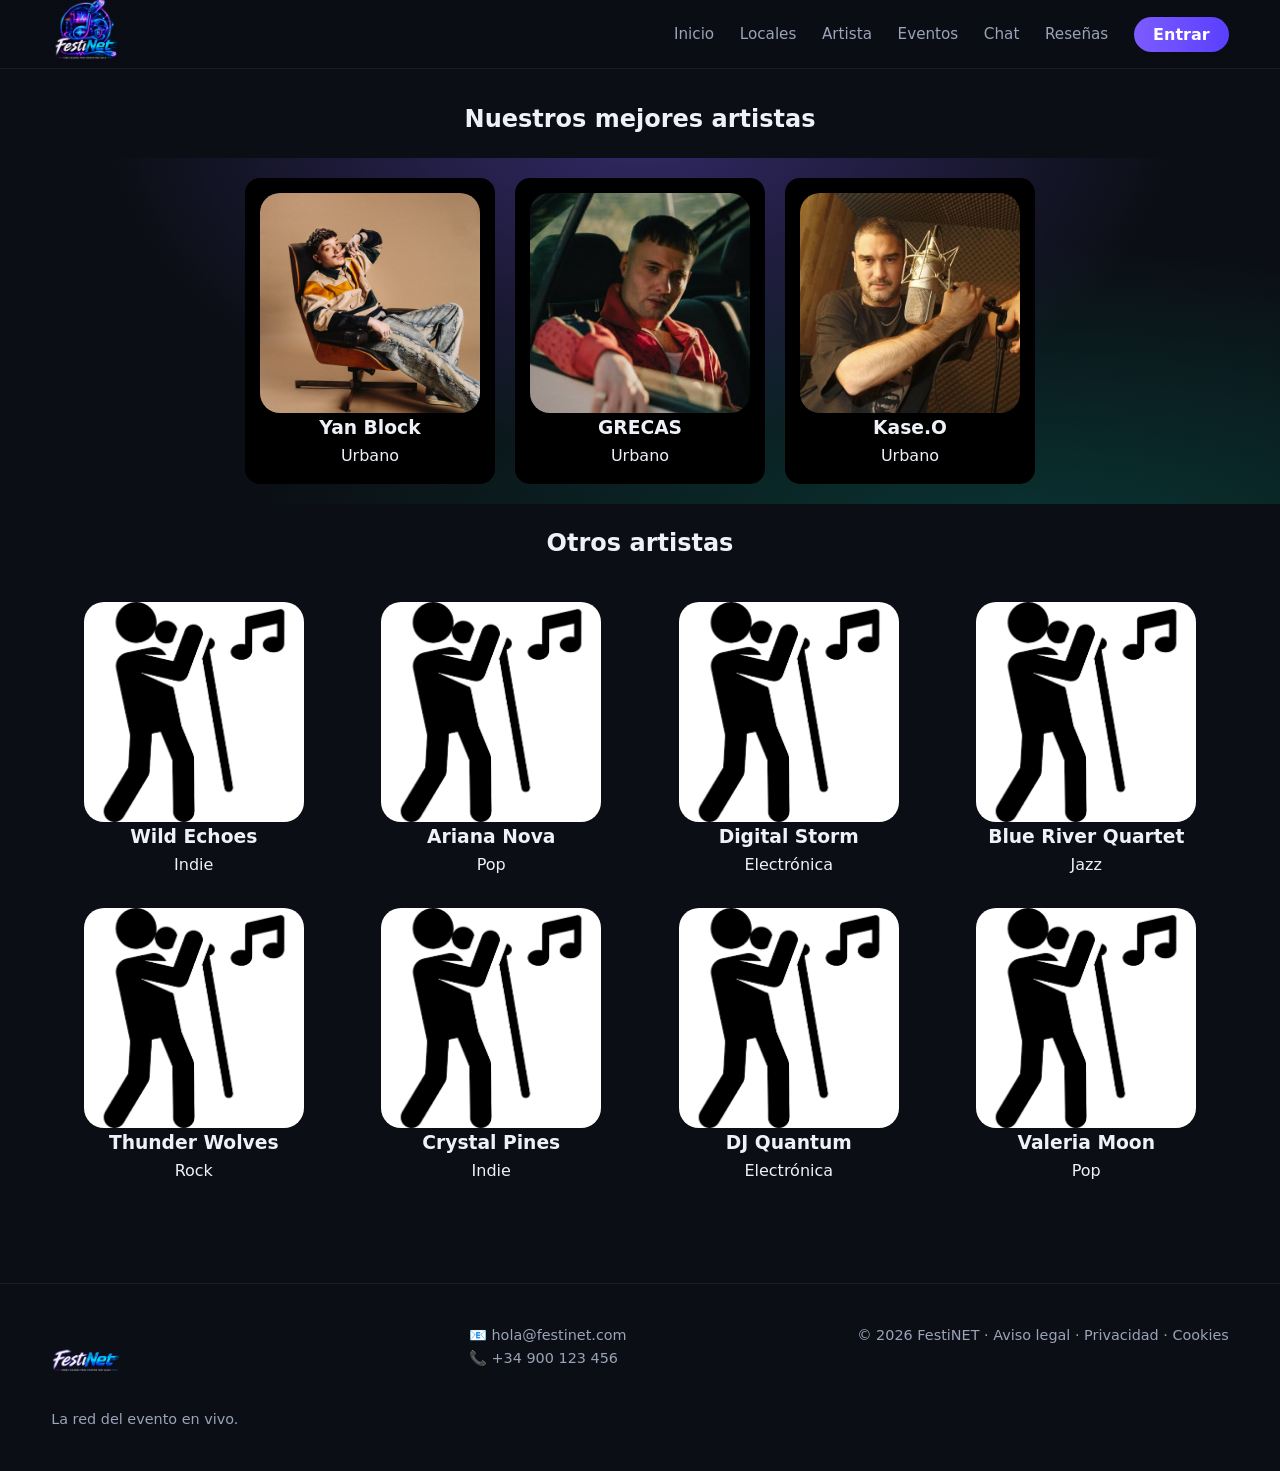
<file: artista.html>
<!DOCTYPE html>
<html lang="es">

<head>
    <meta charset="UTF-8">
    <meta name="viewport" content="width=device-width, initial-scale=1.0">
    <link rel="icon" href="img/favicon32.png">
    <title>FestiNet</title>
<link href="estilos/estilos.css" rel="stylesheet"></a>
<link href="estilos/estilos_3.css" rel="stylesheet"></a>
    <link href="estilos/root.css" rel="stylesheet"></a>
    <script src="js/animaciones.js"></script>
</head>

<body>

    <nav>
        <div class="container nav-inner">
            <a href="main.html"><img src="img/logo.png" class="logo" alt=""></a>
            <ul class="nav-links" id="navLinks">
                <li><a href="main.html">Inicio</a></li>
                <li><a href="locales.html">Locales</a></li>
                <li><a href="artista.html">Artista</a></li>
                <li><a href="eventos.html">Eventos</a></li>
                <li><a href="chat.html">Chat</a></li>
                <li><a href="resenas.html">Reseñas</a></li>

                <li><button class="btn btn-primary" style="padding:.5rem 1.2rem"
                        onclick="openModal('login')">Entrar</button></li>
            </ul>
            <button class="burger" id="burger" aria-label="menú">☰</button>
        </div>
    </nav>
    <!-- artista -->
    <section class="artistap">
        <h2>Nuestros mejores artistas</h2>
        <div class="artista_fav">
            <article>
                <a href="#"><img src="img/yan.jpg" alt="" class="FOTO_DESTACADO"></a>
                <h3>Yan Block</h3>
                <p>Urbano</p>                                                        
            </article>
            <article>
                <a href="#"><img src="img/grecas.jpg" class="FOTO_DESTACADO" alt=""></a>
                <h3>GRECAS</h3>
                <p> Urbano</p>
              
            </article>
            <article>
                <a href="#"><img src="img/Kasedios.jpg" class="FOTO_DESTACADO" alt=""></a>
                <h3>Kase.O</h3>
                <p>Urbano</p>
                
            </article>
        </div>
        <h2>Otros artistas</h2>
        <div class="artista">
            <article class="miniartista">
                <a href="#"><img src="img/cantanted.png" class="FOTO_DESTACADO" alt=""></a>
                <h3>Wild Echoes</h3>
                <p> Indie</p>
                
            </article>
            <article class="miniartista">
                <a href="#"><img src="img/cantanted.png" class="FOTO_DESTACADO" alt=""></a>
                <h3>Ariana Nova</h3>
                <p> Pop</p>
                
            </article>
            <article class="miniartista">
                <a href="#"><img src="img/cantanted.png" class="FOTO_DESTACADO" alt=""></a>
                <h3>Digital Storm</h3>
                <p> Electrónica</p>
                
            </article>
            <article class="miniartista">
                <a href="#"><img src="img/cantanted.png" class="FOTO_DESTACADO" alt=""></a>
                <h3>Blue River Quartet</h3>
                <p> Jazz</p>
                
            </article>

            <article class="miniartista">
                <a href="#"><img src="img/cantanted.png" class="FOTO_DESTACADO" alt=""></a>
                <h3>Thunder Wolves</h3>
                <p> Rock</p>
               
            </article>

            <article class="miniartista">
                <a href="#"><img src="img/cantanted.png" class="FOTO_DESTACADO" alt=""></a>
                <h3>Crystal Pines</h3>
                <p> Indie</p>
                
            </article>


            <article class="miniartista">
                <a href="#"><img src="img/cantanted.png" class="FOTO_DESTACADO" alt=""></a>
                <h3>DJ Quantum</h3>
                <p> Electrónica</p>
              
            </article>

            <article class="miniartista">
                <a href="#"><img src="img/cantanted.png" class="FOTO_DESTACADO" alt=""></a>
                <h3>Valeria Moon</h3>
                <p> Pop</p>
                
            </article>


        </div>


    </section>


    <footer>
        <div class="container foot">
            <div><img class="logo" src="img/Designer (3).png" alt="">
                <p style="margin-top:.4rem">La red del evento en vivo.</p>
            </div>
            <div>📧 hola@festinet.com<br>📞 +34 900 123 456</div>
            <div>© 2026 FestiNET · Aviso legal · Privacidad · Cookies</div>
        </div>
    </footer>

    <!-- MODAL -->
    <div class="modal" id="modal">
        <div class="modal-box">
            <button class="close" onclick="closeModal()">✕</button>
            <div id="modalContent"></div>
        </div>
    </div>

</body>

</html>
</file>
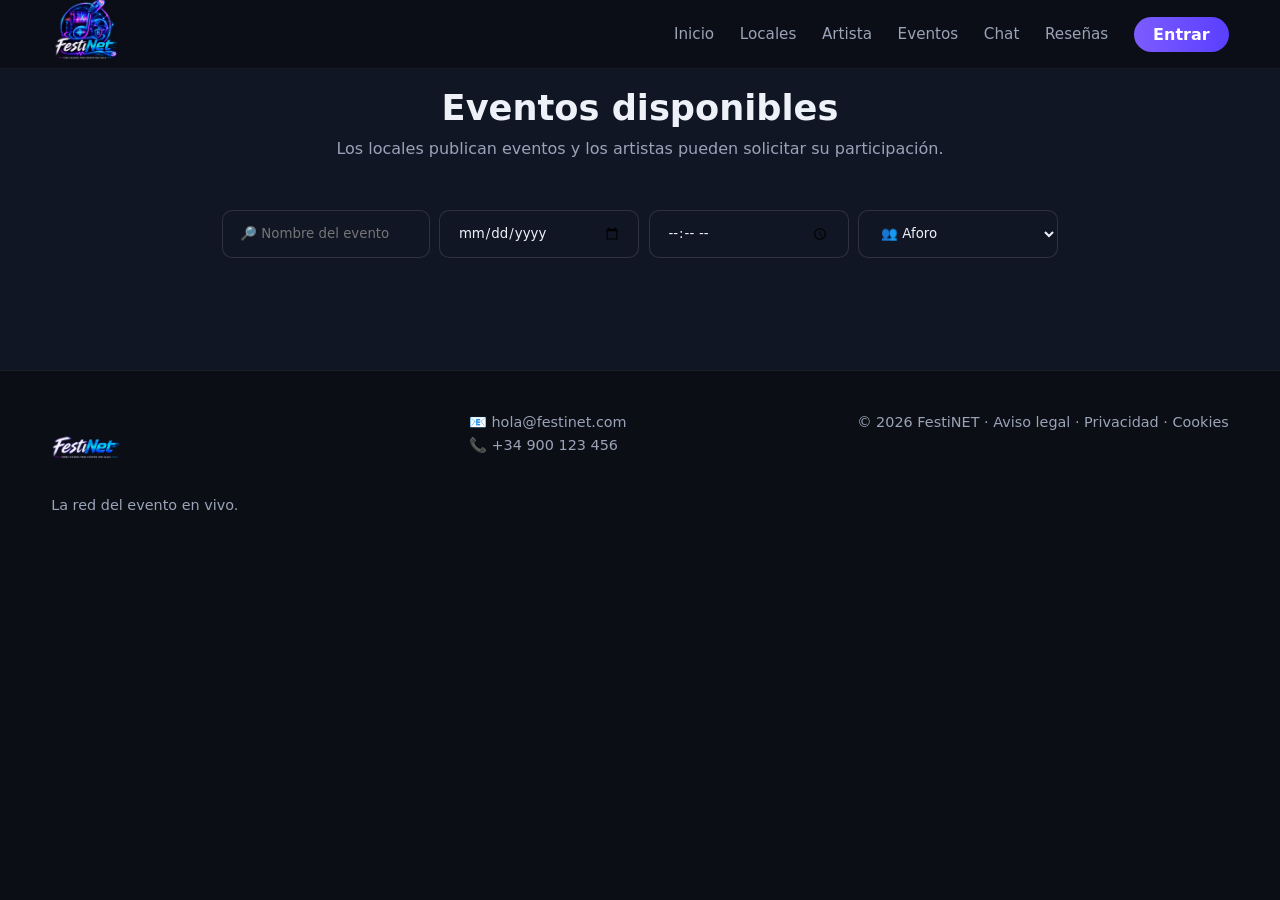
<file: eventos.html>
<!DOCTYPE html>
<html lang="es">

<head>
    <meta charset="UTF-8">
    <meta name="viewport" content="width=device-width, initial-scale=1.0">
    <link rel="icon" href="img/favicon32.png">
    <title>FestiNet</title>
<link href="estilos/estilos.css" rel="stylesheet"></a>
    <link href="estilos/root.css" rel="stylesheet"></a>
    <script src="js/animaciones.js"></script>
    <script src="js/animaciones_soli.js"></script>
</head>

<body>

    <nav>
        <div class="container nav-inner">
            <a href="main.html"><img src="img/logo.png" class="logo" alt=""></a>
            <ul class="nav-links" id="navLinks">
                <li><a href="main.html">Inicio</a></li>
                <li><a href="locales.html">Locales</a></li>
                <li><a href="artista.html">Artista</a></li>
                <li><a href="eventos.html">Eventos</a></li>
                <li><a href="chat.html">Chat</a></li>
                <li><a href="resenas.html">Reseñas</a></li>

                <li><button class="btn btn-primary" style="padding:.5rem 1.2rem"
                        onclick="openModal('login')">Entrar</button></li>
            </ul>
            <button class="burger" id="burger" aria-label="menú">☰</button>
        </div>
    </nav>
    <section id="eventos" style="background:var(--bg2);">

    <div class="container">

        <div class="sec-title">
            <h2>Eventos disponibles</h2>
            <p>
                Los locales publican eventos y los artistas pueden
                solicitar su participación.
            </p>
        </div>

        <div class="search-bar">

            <input
                type="text"
                id="q"
                placeholder="🔎 Nombre del evento"
                oninput="renderEventos()">

            <input
                type="date"
                id="fFecha"
                onchange="renderEventos()">

            <input
                type="time"
                id="fHora"
                onchange="renderEventos()">

            <select
                id="fAforo"
                onchange="renderEventos()">

                <option value="">👥 Aforo</option>
                <option value="100">Hasta 100</option>
                <option value="500">101 - 500</option>
                <option value="1000">501 - 1000</option>
                <option value="2000">Más de 1000</option>

            </select>

        </div>

        <div id="results" class="grid"></div>

    </div>

</section>
    <footer>
        <div class="container foot">
            <div><img class="logo" src="img/Designer (3).png" alt="">
                <p style="margin-top:.4rem">La red del evento en vivo.</p>
            </div>
            <div>📧 hola@festinet.com<br>📞 +34 900 123 456</div>
            <div>© 2026 FestiNET · Aviso legal · Privacidad · Cookies</div>
        </div>
    </footer>



</body>

</html>
</file>
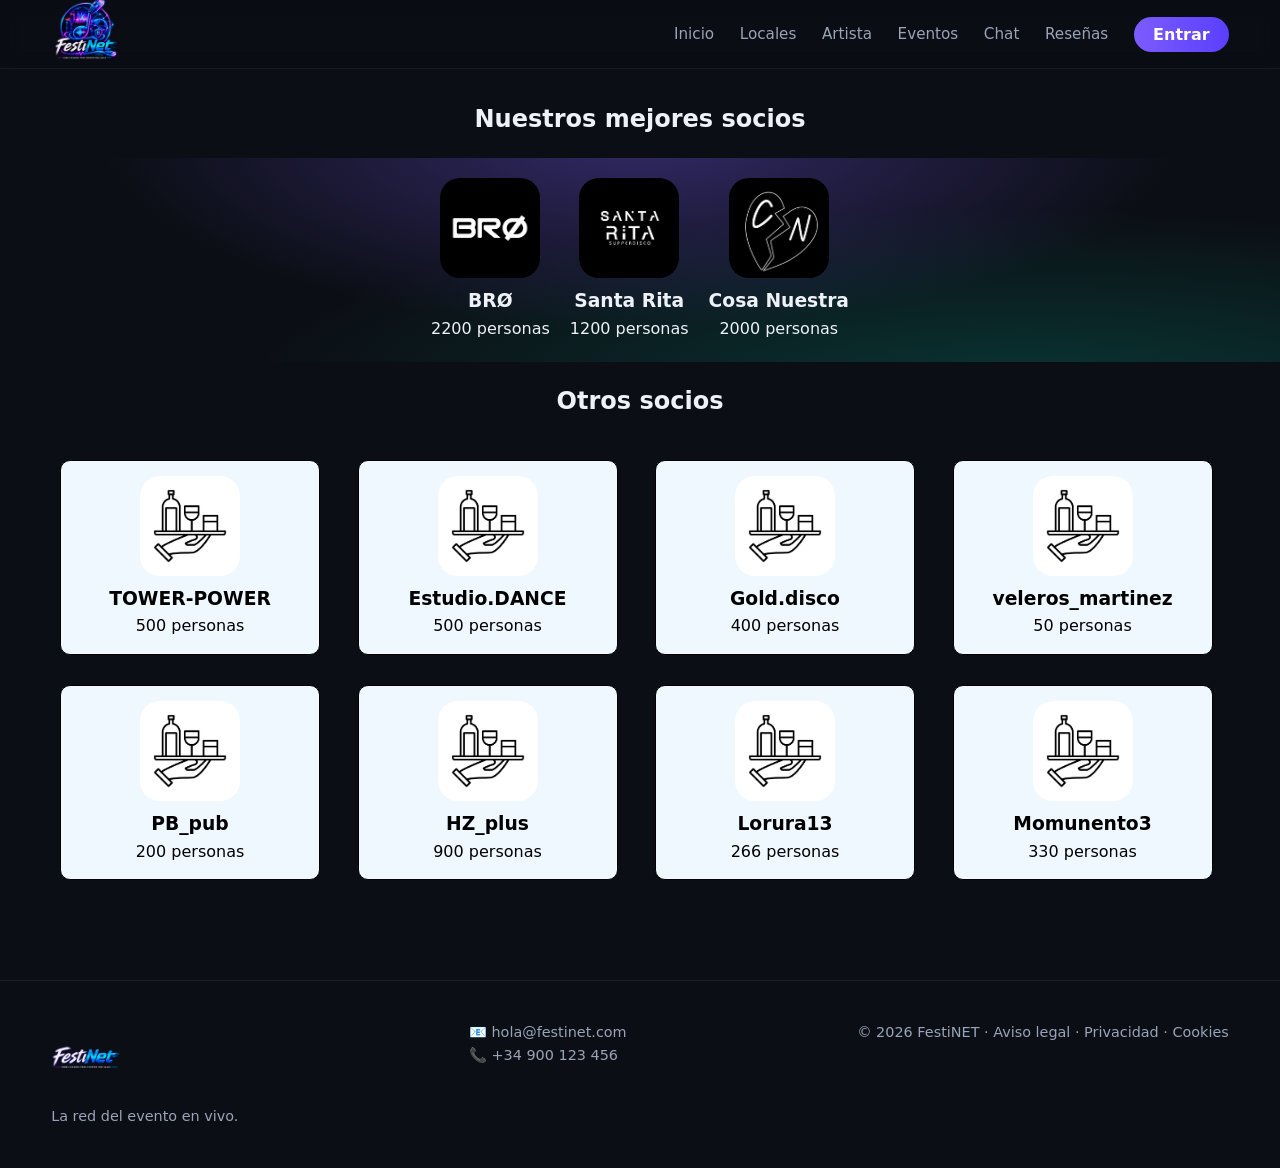
<file: locales.html>
<!DOCTYPE html>
<html lang="es">

<head>
    <meta charset="UTF-8">
    <meta name="viewport" content="width=device-width, initial-scale=1.0">
    <link rel="icon" href="img/favicon32.png">
    <title>FestiNet</title>
<link href="estilos/estilos.css" rel="stylesheet"></a>
<link href="estilos/estilos2.css" rel="stylesheet"></a>
    <link href="estilos/root.css" rel="stylesheet"></a>
   <script src="js/animaciones.js"></script>
</head>

<body>

    <nav>
        <div class="container nav-inner">
            <a href="main.html"><img src="img/logo.png" class="logo" alt=""></a>
            <ul class="nav-links" id="navLinks">
                <li><a href="main.html">Inicio</a></li>
                <li><a href="locales.html">Locales</a></li>
                <li><a href="artista.html">Artista</a></li>
                <li><a href="eventos.html">Eventos</a></li>
                <li><a href="chat.html">Chat</a></li>
                <li><a href="resenas.html">Reseñas</a></li>

                <li><button class="btn btn-primary" style="padding:.5rem 1.2rem"
                        onclick="openModal('login')">Entrar</button></li>
            </ul>
            <button class="burger" id="burger" aria-label="menú">☰</button>
        </div>
    </nav>

    <!-- local -->

    <section class="localp">
        <h2>Nuestros mejores socios</h2>
        <div class="local_fav">
            <article class="mini">
                <a href="https://bro.es/es/"><img src="img/bro.png" alt="" class="FOTO_DESTACADO"></a>
                <h3>BRØ</h3>
                <p> 2200 personas</p>
                
            </article>
            <article class="mini">
                <a href="https://santaritamalaga.es/"><img src="img/santarita.jpg" class="FOTO_DESTACADO" alt=""></a>
                <h3>Santa Rita</h3>
                <p> 1200 personas</p>
                
            </article>
            <article class="mini">
                <a href="https://cosanuestramalaga.es/"><img src="img/cosa_nuestra.png" class="FOTO_DESTACADO"
                        alt=""></a>
                <h3>Cosa Nuestra</h3>
                <p> 2000 personas</p>
                
            </article>
        </div>
        <h2>Otros socios</h2>
        <div class="local">
            <article class="minilocal">
                <a href="#"><img src="img/LOGOP.jpg" class="FOTO_DESTACADO" alt=""></a>
                <h3>TOWER-POWER</h3>
                <p> 500 personas</p>
                
            </article>
            <article class="minilocal">
                <a href="#"><img src="img/LOGOP.jpg" class="FOTO_DESTACADO" alt=""></a>
                <h3>Estudio.DANCE</h3>
                <p> 500 personas</p>
                
            </article>
            <article class="minilocal">
                <a href="#"><img src="img/LOGOP.jpg" class="FOTO_DESTACADO" alt=""></a>
                <h3>Gold.disco</h3>
                <p> 400 personas</p>
                
            </article>
            <article class="minilocal">
                <a href="#"><img src="img/LOGOP.jpg" class="FOTO_DESTACADO" alt=""></a>
                <h3>veleros_martinez</h3>
                <p> 50 personas</p>
               
            </article>
            <article class="minilocal">
                <a href="#"><img src="img/LOGOP.jpg" class="FOTO_DESTACADO" alt=""></a>
                <h3>PB_pub</h3>
                <p> 200 personas</p>
                
            </article>
            <article class="minilocal">
                <a href="#"><img src="img/LOGOP.jpg" class="FOTO_DESTACADO" alt=""></a>
                <h3>HZ_plus</h3>
                <p> 900 personas</p>
                
            </article>
            <article class="minilocal">
                <a href="#"><img src="img/LOGOP.jpg" class="FOTO_DESTACADO" alt=""></a>
                <h3>Lorura13</h3>
                <p> 266 personas</p>
                
            </article>
            <article class="minilocal">
                <a href="#"><img src="img/LOGOP.jpg" class="FOTO_DESTACADO" alt=""></a>
                <h3>Momunento3</h3>
                <p> 330 personas</p>
            
            </article>
           
        </div>


    </section>



   <footer>
        <div class="container foot">
            <div><img class="logo" src="img/Designer (3).png" alt="">
                <p style="margin-top:.4rem">La red del evento en vivo.</p>
            </div>
            <div>📧 hola@festinet.com<br>📞 +34 900 123 456</div>
            <div>© 2026 FestiNET · Aviso legal · Privacidad · Cookies</div>
        </div>
    </footer>

    <!-- MODAL -->
    <div class="modal" id="modal">
        <div class="modal-box">
            <button class="close" onclick="closeModal()">✕</button>
            <div id="modalContent"></div>
        </div>
    </div>

</body>

</html>
</file>
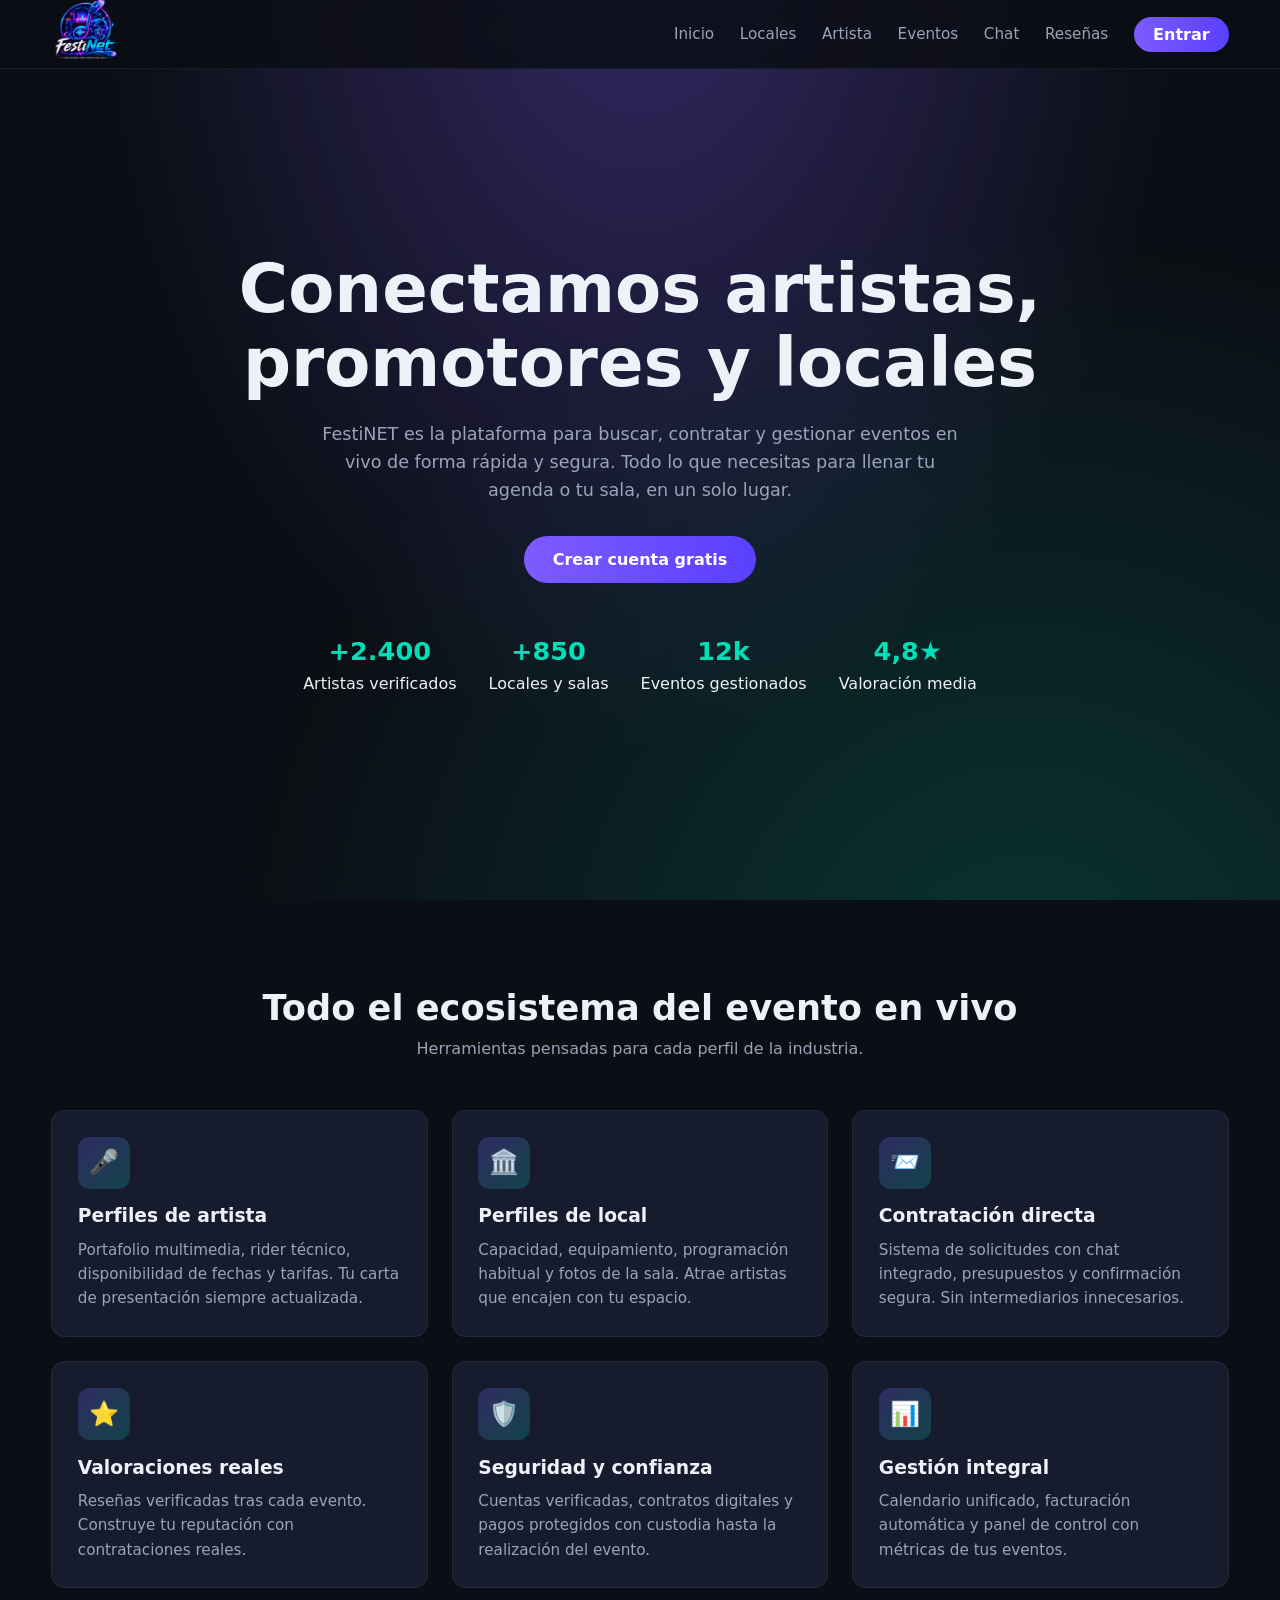
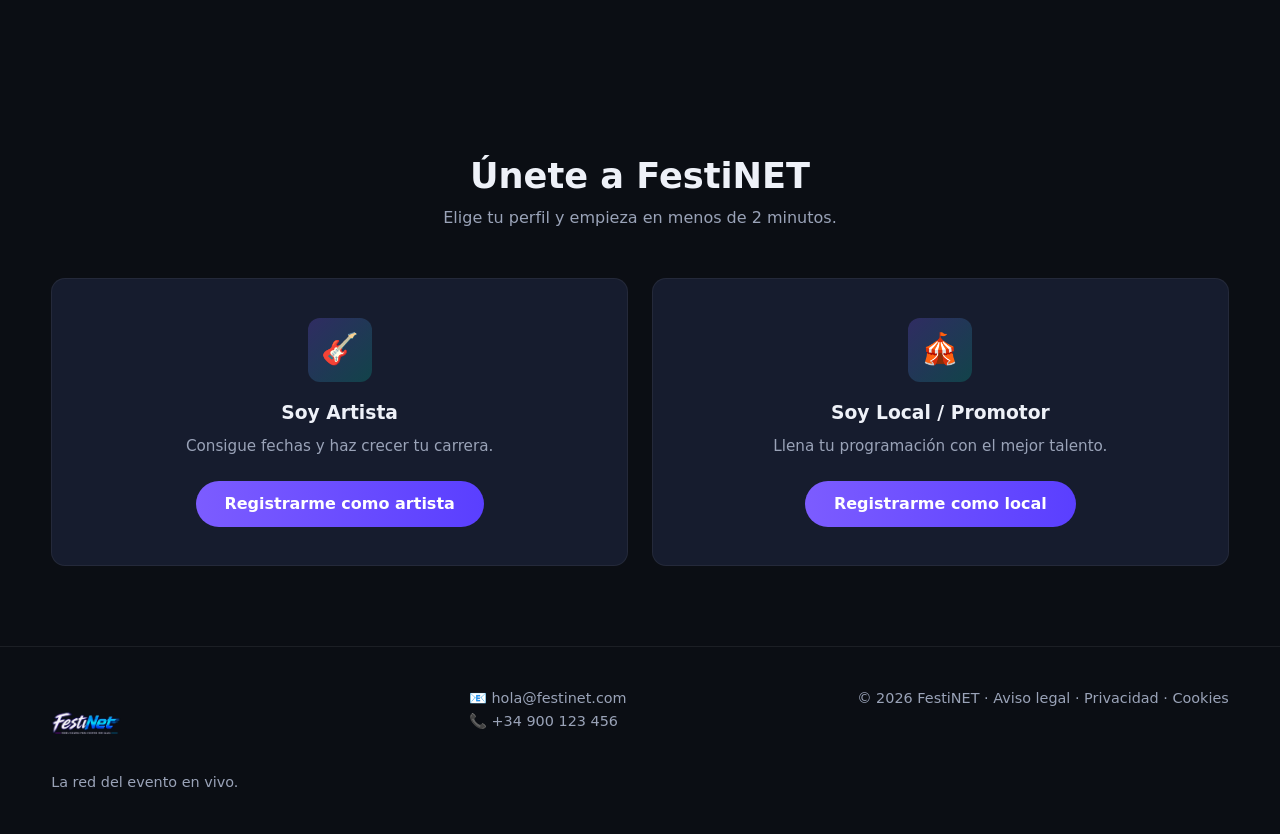
<file: main.html>
<!DOCTYPE html>
<html lang="es">

<head>
    <meta charset="UTF-8">
    <meta name="viewport" content="width=device-width, initial-scale=1.0">
    <link rel="icon" href="img/favicon32.png">
    <title>FestiNet</title>
    <link href="estilos/estilos.css" rel="stylesheet"></a>
    <link href="estilos/root.css" rel="stylesheet"></a>
    <script src="js/animaciones.js"></script>
</head>

<body>

    <nav>
        <div class="container nav-inner">
            <a href="main.html"><img src="img/logo.png" class="logo" alt=""></a>
            <ul class="nav-links" id="navLinks">
                <li><a href="main.html">Inicio</a></li>
                <li><a href="locales.html">Locales</a></li>
                <li><a href="artista.html">Artista</a></li>
                <li><a href="eventos.html">Eventos</a></li>
                <li><a href="chat.html">Chat</a></li>
                <li><a href="resenas.html">Reseñas</a></li> 
                
                <li><button class="btn btn-primary" style="padding:.5rem 1.2rem"
                        onclick="openModal('login')">Entrar</button></li>
            </ul>
            <button class="burger" id="burger" aria-label="menú">☰</button>
        </div>
    </nav>

    <!-- HERO -->
    <header class="hero" id="inicio">
        <div>
            <h1>Conectamos artistas, promotores y locales</h1>
            <p>FestiNET es la plataforma para buscar, contratar y gestionar eventos en vivo de forma rápida y segura.
                Todo lo que necesitas para llenar tu agenda o tu sala, en un solo lugar.</p>
            <button class="btn btn-primary" onclick="openModal('registro')">Crear cuenta gratis</button>
            <div class="hero-badges">
                <div class="badge"><b>+2.400</b>Artistas verificados</div>
                <div class="badge"><b>+850</b>Locales y salas</div>
                <div class="badge"><b>12k</b>Eventos gestionados</div>
                <div class="badge"><b>4,8★</b>Valoración media</div>
            </div>
        </div>
    </header>

    <!-- FUNCIONALIDADES -->
    <section id="funcionalidades">
        <div class="container">
            <div class="sec-title">
                <h2>Todo el ecosistema del evento en vivo</h2>
                <p>Herramientas pensadas para cada perfil de la industria.</p>
            </div>
            <div class="grid">
                <div class="card">
                    <div class="icon">🎤</div>
                    <h3>Perfiles de artista</h3>
                    <p>Portafolio multimedia, rider técnico, disponibilidad de fechas y tarifas. Tu carta de
                        presentación siempre actualizada.</p>
                </div>
                <div class="card">
                    <div class="icon">🏛️</div>
                    <h3>Perfiles de local</h3>
                    <p>Capacidad, equipamiento, programación habitual y fotos de la sala. Atrae artistas que encajen con
                        tu espacio.</p>
                </div>
                <div class="card">
                    <div class="icon">📨</div>
                    <h3>Contratación directa</h3>
                    <p>Sistema de solicitudes con chat integrado, presupuestos y confirmación segura. Sin intermediarios
                        innecesarios.</p>
                </div>
                <div class="card">
                    <div class="icon">⭐</div>
                    <h3>Valoraciones reales</h3>
                    <p>Reseñas verificadas tras cada evento. Construye tu reputación con contrataciones reales.</p>
                </div>
                <div class="card">
                    <div class="icon">🛡️</div>
                    <h3>Seguridad y confianza</h3>
                    <p>Cuentas verificadas, contratos digitales y pagos protegidos con custodia hasta la realización del
                        evento.</p>
                </div>
                <div class="card">
                    <div class="icon">📊</div>
                    <h3>Gestión integral</h3>
                    <p>Calendario unificado, facturación automática y panel de control con métricas de tus eventos.</p>
                </div>
            </div>
        </div>
    </section>

    
    <!-- REGISTRO -->
    <section id="registro">
        <div class="container">
            <div class="sec-title">
                <h2>Únete a FestiNET</h2>
                <p>Elige tu perfil y empieza en menos de 2 minutos.</p>
            </div>
            <div class="roles">
                <div class="card role-card" onclick="openModal('registro','artista')">
                    <div class="icon">🎸</div>
                    <h3>Soy Artista</h3>
                    <p>Consigue fechas y haz crecer tu carrera.</p>

                    <button class="btn btn-primary" style="margin-top:1.4rem">Registrarme como artista</button>
                </div>
                <div class="card role-card" onclick="openModal('registro','local')">
                    <div class="icon">🎪</div>
                    <h3>Soy Local / Promotor</h3>
                    <p>Llena tu programación con el mejor talento.</p>

                    <button class="btn btn-primary" style="margin-top:1.4rem">Registrarme como local</button>
                </div>
            </div>
        </div>
    </section>

    


    <footer>
        <div class="container foot">
            <div><img class="logo" src="img/Designer (3).png" alt="">
                <p style="margin-top:.4rem">La red del evento en vivo.</p>
            </div>
            <div>📧 hola@festinet.com<br>📞 +34 900 123 456</div>
            <div>© 2026 FestiNET · Aviso legal · Privacidad · Cookies</div>
        </div>
    </footer>

    <!-- MODAL -->
    <div class="modal" id="modal">
        <div class="modal-box">
            <button class="close" onclick="closeModal()">✕</button>
            <div id="modalContent"></div>
        </div>
    </div>

</body>

</html>
</file>
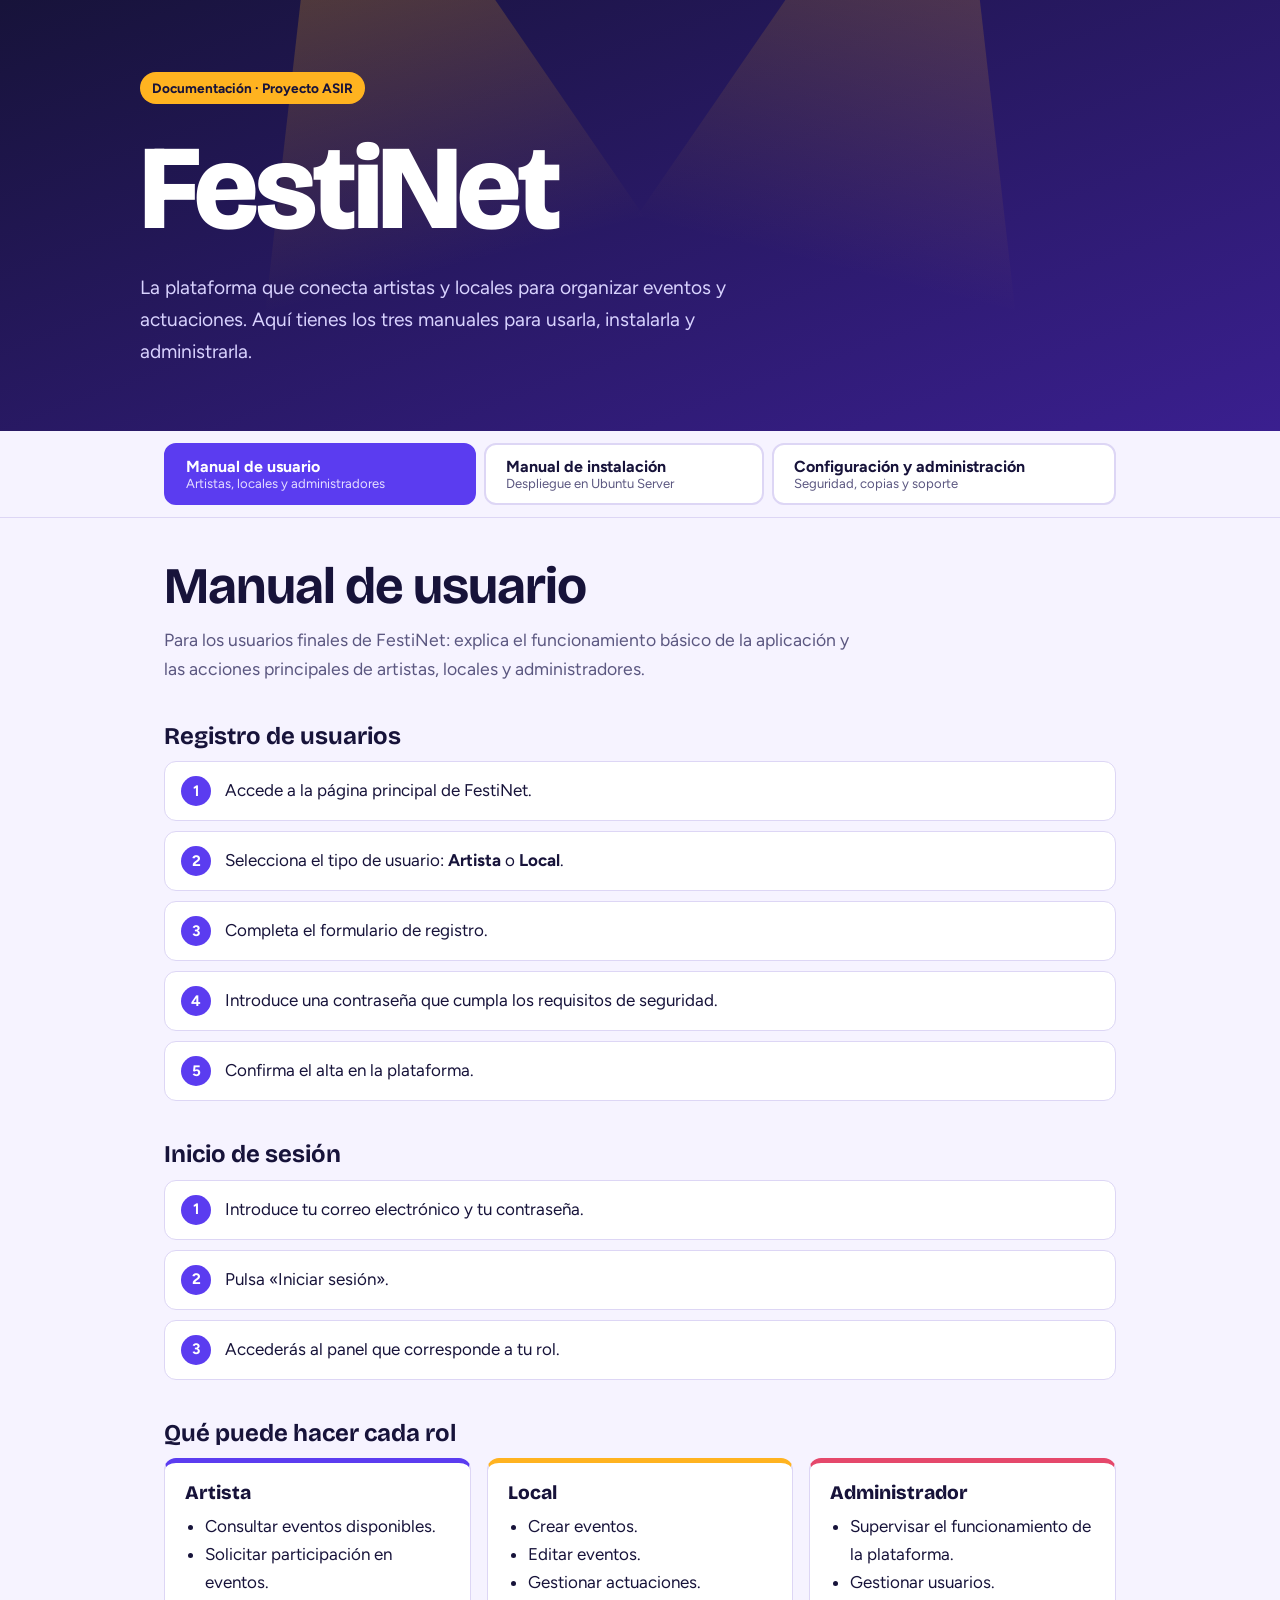
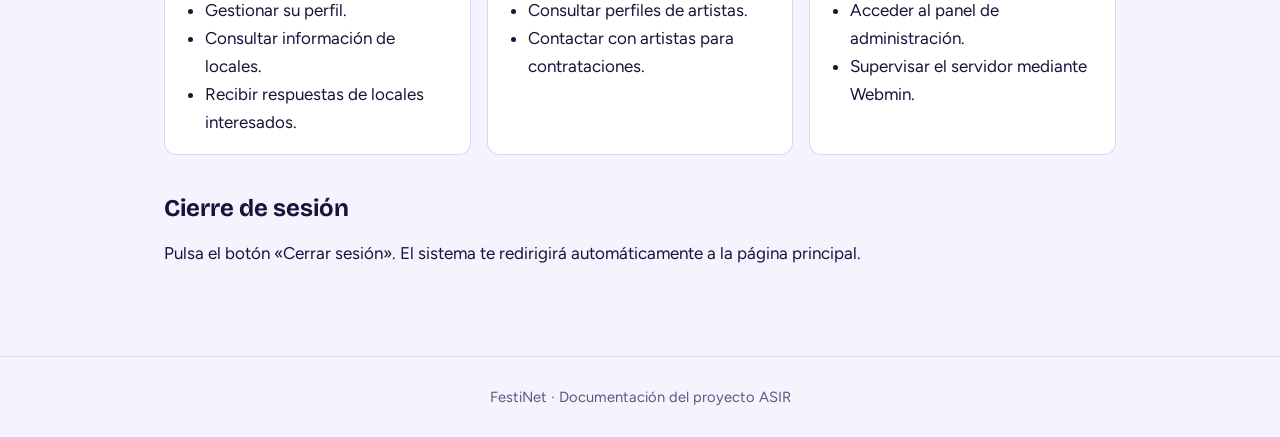
<file: manualFestiNet.html>
<!DOCTYPE html>
<html lang="es">
<head>
<meta charset="UTF-8">
<meta name="viewport" content="width=device-width, initial-scale=1">
<title>FestiNet · Manuales</title>
<meta name="description" content="Manuales de usuario, instalación y administración de la plataforma FestiNet.">
<link rel="icon" href="data:image/svg+xml,<svg xmlns=%22http://www.w3.org/2000/svg%22 viewBox=%220 0 100 100%22><text y=%22.9em%22 font-size=%2290%22>🎶</text></svg>">
<link rel="preconnect" href="https://fonts.googleapis.com">
<link rel="preconnect" href="https://fonts.gstatic.com" crossorigin>
<link href="https://fonts.googleapis.com/css2?family=Bricolage+Grotesque:opsz,wght@12..96,500;12..96,800&family=Figtree:wght@400;500;700&display=swap" rel="stylesheet">
<style>
:root{
  --bg:#F6F3FF; --surface:#FFFFFF; --ink:#17133A; --muted:#5B5780; --line:#DDD6F5;
  --violet:#5B3CF0; --amber:#FFB320; --code-bg:#17133A; --code-ink:#EDE9FF;
  --hero-from:#17133A; --hero-to:#3A1F8F;
}
@media (prefers-color-scheme:dark){
  :root{--bg:#0F0C27; --surface:#1A1640; --ink:#F0ECFF; --muted:#A9A3D4; --line:#2E2866;
  --violet:#9B86FF; --code-bg:#0A0819; --hero-from:#0F0C27; --hero-to:#2B1773}
}
*{box-sizing:border-box}
html{scroll-behavior:smooth}
body{margin:0;background:var(--bg);color:var(--ink);font-family:Figtree,system-ui,sans-serif;line-height:1.65;font-size:17px}
h1,h2,h3{font-family:'Bricolage Grotesque',Figtree,sans-serif;line-height:1.1;margin:0}
a{color:var(--violet)}
:focus-visible{outline:3px solid var(--amber);outline-offset:3px;border-radius:6px}

/* Hero: stage spotlights */
.hero{position:relative;overflow:hidden;color:#fff;padding:72px 24px 64px;
  background:linear-gradient(160deg,var(--hero-from),var(--hero-to))}
.hero::before,.hero::after{content:"";position:absolute;top:-40%;width:42%;height:150%;
  background:linear-gradient(180deg,rgba(255,179,32,.35),transparent 70%);
  clip-path:polygon(45% 0,55% 0,100% 100%,0 100%);transform-origin:50% 0}
.hero::before{left:6%;transform:rotate(-14deg);animation:sweepL 9s ease-in-out infinite alternate}
.hero::after{right:6%;transform:rotate(14deg);animation:sweepR 9s ease-in-out infinite alternate;opacity:.8}
@keyframes sweepL{to{transform:rotate(8deg)}}
@keyframes sweepR{to{transform:rotate(-8deg)}}
.hero-in{position:relative;max-width:1000px;margin:auto}
.hero h1{font-size:clamp(3.4rem,11vw,7.5rem);font-weight:800;letter-spacing:-.03em}
.hero p{max-width:34em;font-size:1.2rem;color:#D9D3FF;margin:18px 0 0}
.badge{display:inline-block;background:var(--amber);color:#17133A;font-weight:700;font-size:.85rem;padding:5px 12px;border-radius:99px;margin-bottom:18px}

/* Tabs */
.tabs{position:sticky;top:0;z-index:5;background:var(--bg);border-bottom:1px solid var(--line)}
.tabs-in{max-width:1000px;margin:auto;display:flex;gap:8px;padding:12px 24px;overflow-x:auto}
.tab{flex:1 0 auto;cursor:pointer;border:2px solid var(--line);background:var(--surface);color:var(--ink);
  font:700 1rem Figtree,sans-serif;padding:12px 20px;border-radius:12px;text-align:left;transition:.15s}
.tab small{display:block;font-weight:400;color:var(--muted);font-size:.82rem}
.tab:hover{border-color:var(--violet)}
.tab[aria-selected=true]{background:var(--violet);border-color:var(--violet);color:#fff}
.tab[aria-selected=true] small{color:#E5DEFF}

main{max-width:1000px;margin:auto;padding:40px 24px 72px}
.panel[hidden]{display:none}
.panel>h2{font-size:clamp(2rem,5vw,3.2rem);margin-bottom:10px;letter-spacing:-.02em}
.lead{color:var(--muted);max-width:40em;margin:0 0 32px;font-size:1.1rem}
h3{font-size:1.5rem;margin:40px 0 12px}
section{margin-bottom:8px}
p{max-width:44em}

/* Content blocks */
.steps{list-style:none;counter-reset:s;padding:0;margin:0;display:grid;gap:10px}
.steps li{counter-increment:s;display:flex;gap:14px;align-items:flex-start;background:var(--surface);
  border:1px solid var(--line);border-radius:12px;padding:14px 16px}
.steps li::before{content:counter(s);flex:none;width:30px;height:30px;border-radius:50%;background:var(--violet);
  color:#fff;font-weight:700;display:grid;place-items:center;font-size:.95rem}
.steps ul{margin:6px 0 0;padding-left:18px;color:var(--muted)}
.roles{display:grid;grid-template-columns:repeat(auto-fit,minmax(260px,1fr));gap:16px}
.role{background:var(--surface);border:1px solid var(--line);border-top:5px solid var(--violet);border-radius:12px;padding:18px 20px}
.role:nth-child(2){border-top-color:var(--amber)}
.role:nth-child(3){border-top-color:#E5486B}
.role h4{margin:0 0 8px;font:800 1.2rem 'Bricolage Grotesque',sans-serif}
.role ul,.check{margin:0;padding-left:20px}
.check{list-style:none;padding:0;display:grid;gap:8px}
.check li{padding-left:30px;position:relative}
.check li::before{content:"✓";position:absolute;left:0;top:1px;width:22px;height:22px;border-radius:50%;
  background:var(--amber);color:#17133A;font-weight:800;font-size:.8rem;display:grid;place-items:center}
.reqs{display:grid;grid-template-columns:repeat(auto-fit,minmax(280px,1fr));gap:16px}
.box{background:var(--surface);border:1px solid var(--line);border-radius:12px;padding:18px 20px}
.box h4{margin:0 0 8px;font:800 1.1rem 'Bricolage Grotesque',sans-serif}
.box ul{margin:0;padding-left:20px}
.note{background:var(--surface);border-left:5px solid var(--amber);border-radius:0 12px 12px 0;padding:14px 18px;max-width:44em}

/* Code */
.code{position:relative;margin:12px 0 20px}
pre{margin:0;background:var(--code-bg);color:var(--code-ink);padding:16px 70px 16px 18px;border-radius:12px;overflow-x:auto;
  font:500 .92rem/1.6 ui-monospace,SFMono-Regular,Menlo,Consolas,monospace}
.copy{position:absolute;top:10px;right:10px;cursor:pointer;border:0;background:rgba(255,255,255,.14);color:#fff;
  font:700 .78rem Figtree,sans-serif;padding:6px 10px;border-radius:8px}
.copy:hover{background:rgba(255,255,255,.28)}
code.i{background:var(--surface);border:1px solid var(--line);padding:2px 7px;border-radius:6px;font-size:.9em}

/* Table */
.tw{overflow-x:auto}
table{border-collapse:collapse;width:100%;max-width:520px;background:var(--surface);border-radius:12px;overflow:hidden}
th,td{text-align:left;padding:12px 16px;border-bottom:1px solid var(--line)}
th{background:var(--violet);color:#fff}
tr:last-child td{border-bottom:0}

footer{border-top:1px solid var(--line);padding:28px 24px;text-align:center;color:var(--muted);font-size:.92rem}
@media (prefers-reduced-motion:reduce){.hero::before,.hero::after{animation:none}html{scroll-behavior:auto}}
</style>
</head>
<body>

<header class="hero">
  <div class="hero-in">
    <span class="badge">Documentación · Proyecto ASIR</span>
    <h1>FestiNet</h1>
    <p>La plataforma que conecta artistas y locales para organizar eventos y actuaciones. Aquí tienes los tres manuales para usarla, instalarla y administrarla.</p>
  </div>
</header>

<nav class="tabs" aria-label="Manuales">
  <div class="tabs-in" role="tablist">
    <button class="tab" role="tab" id="t-usuario" aria-controls="usuario" aria-selected="true">Manual de usuario<small>Artistas, locales y administradores</small></button>
    <button class="tab" role="tab" id="t-instalacion" aria-controls="instalacion" aria-selected="false">Manual de instalación<small>Despliegue en Ubuntu Server</small></button>
    <button class="tab" role="tab" id="t-administracion" aria-controls="administracion" aria-selected="false">Configuración y administración<small>Seguridad, copias y soporte</small></button>
  </div>
</nav>

<main>

<!-- MANUAL 1 -->
<div class="panel" id="usuario" role="tabpanel" aria-labelledby="t-usuario">
  <h2>Manual de usuario</h2>
  <p class="lead">Para los usuarios finales de FestiNet: explica el funcionamiento básico de la aplicación y las acciones principales de artistas, locales y administradores.</p>

  <section>
    <h3>Registro de usuarios</h3>
    <ol class="steps">
      <li><div>Accede a la página principal de FestiNet.</div></li>
      <li><div>Selecciona el tipo de usuario: <strong>Artista</strong> o <strong>Local</strong>.</div></li>
      <li><div>Completa el formulario de registro.</div></li>
      <li><div>Introduce una contraseña que cumpla los requisitos de seguridad.</div></li>
      <li><div>Confirma el alta en la plataforma.</div></li>
    </ol>
  </section>

  <section>
    <h3>Inicio de sesión</h3>
    <ol class="steps">
      <li><div>Introduce tu correo electrónico y tu contraseña.</div></li>
      <li><div>Pulsa «Iniciar sesión».</div></li>
      <li><div>Accederás al panel que corresponde a tu rol.</div></li>
    </ol>
  </section>

  <section>
    <h3>Qué puede hacer cada rol</h3>
    <div class="roles">
      <div class="role"><h4>Artista</h4><ul>
        <li>Consultar eventos disponibles.</li><li>Solicitar participación en eventos.</li>
        <li>Gestionar su perfil.</li><li>Consultar información de locales.</li>
        <li>Recibir respuestas de locales interesados.</li></ul></div>
      <div class="role"><h4>Local</h4><ul>
        <li>Crear eventos.</li><li>Editar eventos.</li><li>Gestionar actuaciones.</li>
        <li>Consultar perfiles de artistas.</li><li>Contactar con artistas para contrataciones.</li></ul></div>
      <div class="role"><h4>Administrador</h4><ul>
        <li>Supervisar el funcionamiento de la plataforma.</li><li>Gestionar usuarios.</li>
        <li>Acceder al panel de administración.</li><li>Supervisar el servidor mediante Webmin.</li></ul></div>
    </div>
  </section>

  <section>
    <h3>Cierre de sesión</h3>
    <p>Pulsa el botón «Cerrar sesión». El sistema te redirigirá automáticamente a la página principal.</p>
  </section>
</div>

<!-- MANUAL 2 -->
<div class="panel" id="instalacion" role="tabpanel" aria-labelledby="t-instalacion" hidden>
  <h2>Manual de instalación</h2>
  <p class="lead">Procedimiento seguido para desplegar FestiNet sobre un servidor Ubuntu Server.</p>

  <section>
    <h3>Requisitos previos</h3>
    <div class="reqs">
      <div class="box"><h4>Hardware mínimo</h4><ul><li>Procesador de 4 núcleos</li><li>8 GB de memoria RAM</li><li>50 GB de almacenamiento SSD</li><li>Conexión a Internet</li></ul></div>
      <div class="box"><h4>Software necesario</h4><ul><li>Ubuntu Server</li><li>Apache</li><li>PHP</li><li>PostgreSQL</li><li>Git</li><li>Webmin</li></ul></div>
    </div>
  </section>

  <section>
    <h3>Actualización del sistema</h3>
    <div class="code"><pre>sudo apt update
sudo apt upgrade -y</pre><button class="copy">Copiar</button></div>
  </section>

  <section>
    <h3>Instalación de Apache, PHP y PostgreSQL</h3>
    <div class="code"><pre>sudo apt install apache2 -y
sudo apt install php -y
sudo apt install postgresql postgresql-contrib -y</pre><button class="copy">Copiar</button></div>
  </section>

  <section>
    <h3>Instalación de Webmin</h3>
    <p>Añade el repositorio oficial de Webmin e instálalo para administrar el servidor de forma gráfica.</p>
  </section>

  <section>
    <h3>Despliegue de la aplicación</h3>
    <p>Obtén el código fuente desde GitHub con Git y copia los archivos al directorio correspondiente de Apache.</p>
    <div class="code"><pre>git clone URL_DEL_REPOSITORIO</pre><button class="copy">Copiar</button></div>
  </section>

  <section>
    <h3>Importación de la base de datos</h3>
    <p>Importa el archivo SQL generado durante el desarrollo y crea el usuario administrador que necesita la aplicación.</p>
    <div class="code"><pre>psql -U postgres -d festinet &lt; festinet.sql</pre><button class="copy">Copiar</button></div>
  </section>

  <section>
    <h3>Reinicio de servicios</h3>
    <div class="code"><pre>sudo systemctl restart apache2
sudo systemctl restart postgresql</pre><button class="copy">Copiar</button></div>
  </section>

  <section>
    <h3>Verificación de funcionamiento</h3>
    <ul class="check">
      <li>La página web carga correctamente.</li>
      <li>Hay conexión con PostgreSQL.</li>
      <li>El inicio de sesión funciona.</li>
      <li>Los eventos y las reseñas funcionan.</li>
      <li>Se puede acceder al panel administrativo.</li>
    </ul>
  </section>
</div>

<!-- MANUAL 3 -->
<div class="panel" id="administracion" role="tabpanel" aria-labelledby="t-administracion" hidden>
  <h2>Configuración y administración</h2>
  <p class="lead">Para el administrador de FestiNet: tareas de mantenimiento y supervisión del sistema.</p>

  <section>
    <h3>Administración mediante Webmin</h3>
    <p>La administración principal del servidor se hace desde Webmin:</p>
    <div class="code"><pre>https://192.168.2.2:10000</pre><button class="copy">Copiar</button></div>
    <p>Desde este panel puedes supervisar recursos, gestionar usuarios, administrar servicios y revisar configuraciones.</p>
  </section>

  <section>
    <h3>Gestión de usuarios</h3>
    <p>La aplicación usa control de acceso basado en roles.</p>
    <div class="roles">
      <div class="role"><h4>Artista</h4><ul><li>Consulta eventos.</li><li>Solicita participación.</li></ul></div>
      <div class="role"><h4>Local</h4><ul><li>Crea eventos.</li><li>Gestiona actuaciones.</li></ul></div>
      <div class="role"><h4>Administrador</h4><ul><li>Gestiona usuarios.</li><li>Supervisa el sistema.</li></ul></div>
    </div>
  </section>

  <section>
    <h3>Gestión de seguridad</h3>
    <ul class="check">
      <li>Gestión de roles y permisos.</li>
      <li>Protección de sesiones PHP.</li>
      <li>Validación de formularios.</li>
      <li>Prevención de registros duplicados.</li>
      <li>Cifrado de contraseñas mediante bcrypt.</li>
      <li>HTTPS mediante certificado SSL autofirmado.</li>
      <li>Firewall UFW.</li>
    </ul>
  </section>

  <section>
    <h3>Configuración del firewall</h3>
    <p>Solo están habilitados los puertos necesarios.</p>
    <div class="tw"><table>
      <thead><tr><th>Puerto</th><th>Servicio</th></tr></thead>
      <tbody>
        <tr><td>22/TCP</td><td>SSH</td></tr>
        <tr><td>80/TCP</td><td>HTTP</td></tr>
        <tr><td>443/TCP</td><td>HTTPS</td></tr>
        <tr><td>10000/TCP</td><td>Webmin</td></tr>
      </tbody>
    </table></div>
  </section>

  <section>
    <h3>Copias de seguridad</h3>
    <p>La aplicación tiene copias de seguridad periódicas de PostgreSQL para evitar la pérdida de datos, recuperar información tras incidencias y garantizar la continuidad del servicio.</p>
  </section>

  <section>
    <h3>Supervisión de servicios</h3>
    <div class="code"><pre>sudo systemctl status apache2
sudo systemctl status postgresql
sudo systemctl status webmin</pre><button class="copy">Copiar</button></div>
  </section>

  <section>
    <h3>Actuación ante incidencias</h3>
    <ol class="steps">
      <li><div>Revisa los registros de Apache, PHP y PostgreSQL.</div></li>
      <li><div>Comprueba el estado de los servicios.</div></li>
      <li><div>Restaura copias de seguridad si es necesario.</div></li>
      <li><div>Aplica la corrección correspondiente.</div></li>
      <li><div>Verifica de nuevo el funcionamiento.</div></li>
    </ol>
  </section>

  <section>
    <h3>Mejoras futuras</h3>
    <div class="note"><ul class="check">
      <li>Docker para contenerizar los servicios.</li>
      <li>Separar la base de datos y el servidor web.</li>
      <li>Certificados SSL de Let’s Encrypt.</li>
      <li>Dominio propio.</li>
      <li>Sistema de venta de entradas online.</li>
    </ul></div>
  </section>
</div>

</main>

<footer>FestiNet · Documentación del proyecto ASIR</footer>

<script>
(function(){
  var tabs=[].slice.call(document.querySelectorAll('.tab'));
  function show(id,push){
    if(!document.getElementById(id)) id='usuario';
    tabs.forEach(function(t){
      var on=t.getAttribute('aria-controls')===id;
      t.setAttribute('aria-selected',on);
      document.getElementById(t.getAttribute('aria-controls')).hidden=!on;
    });
    if(push) history.replaceState(null,'','#'+id);
  }
  tabs.forEach(function(t){t.addEventListener('click',function(){
    show(t.getAttribute('aria-controls'),true);
    window.scrollTo({top:document.querySelector('.tabs').offsetTop,behavior:'smooth'});
  })});
  window.addEventListener('hashchange',function(){show(location.hash.slice(1))});
  show(location.hash.slice(1));
  document.querySelectorAll('.copy').forEach(function(b){
    b.addEventListener('click',function(){
      var txt=b.previousElementSibling.textContent;
      var done=function(){b.textContent='¡Copiado!';setTimeout(function(){b.textContent='Copiar'},1500)};
      if(navigator.clipboard){navigator.clipboard.writeText(txt).then(done)}
    });
  });
})();
</script>
</body>
</html>
</file>
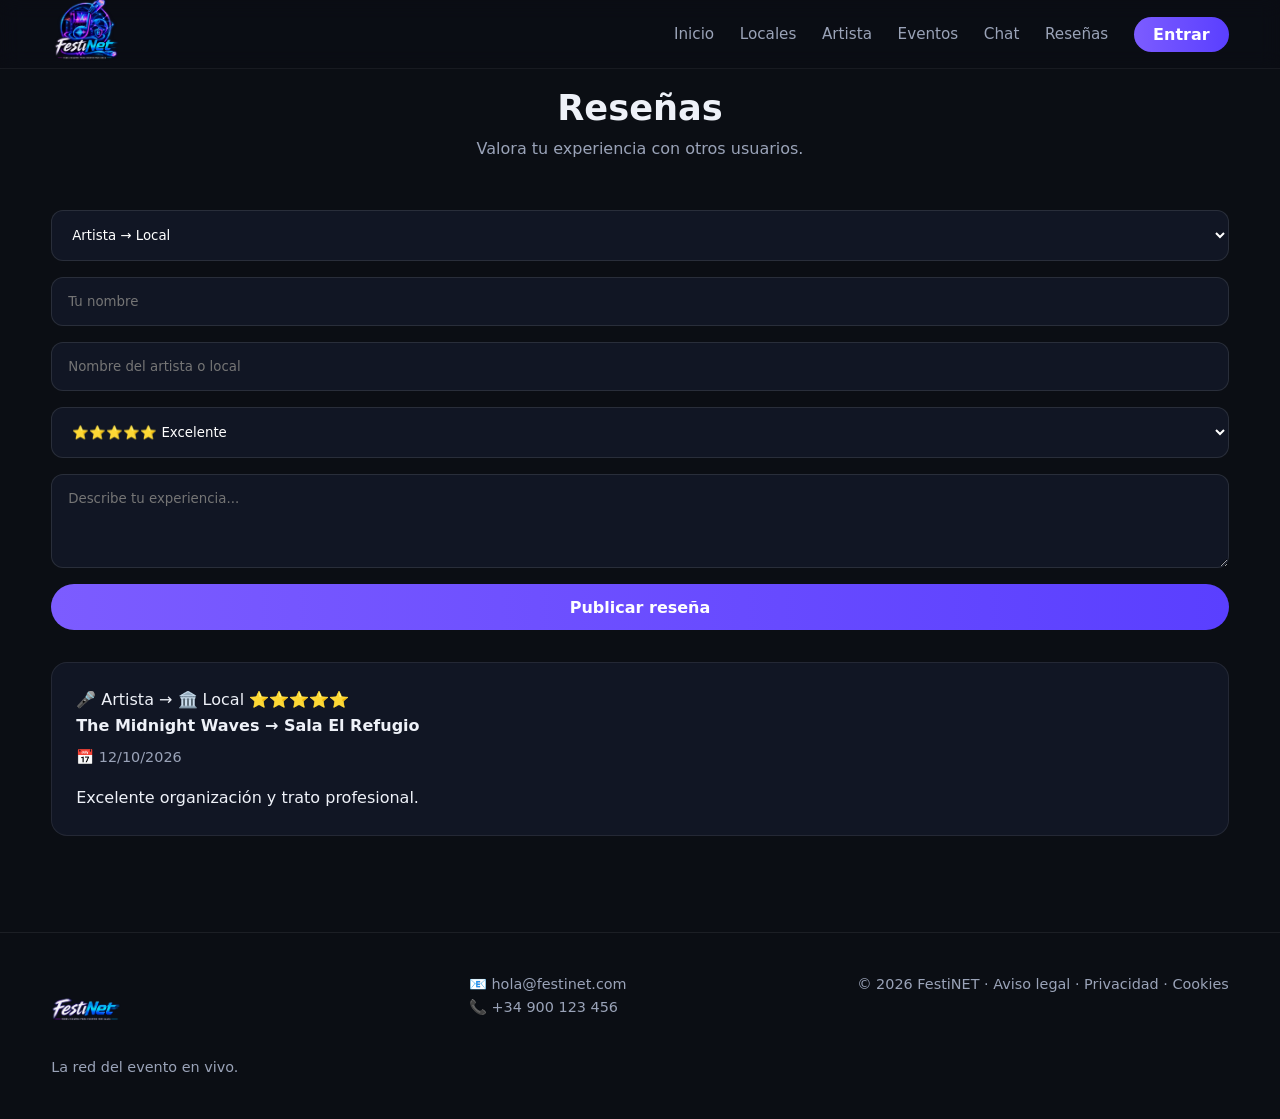
<file: resenas.html>
<!DOCTYPE html>
<html lang="es">

<head>
    <meta charset="UTF-8">
    <meta name="viewport" content="width=device-width, initial-scale=1.0">
    <link rel="icon" href="img/favicon32.png">
    <title>FestiNet</title>
    <link href="estilos/estilos.css" rel="stylesheet"></a>
    <link href="estilos/estilos4.css" rel="stylesheet"></a>
    <link href="estilos/root.css" rel="stylesheet"></a>
    <script src="js/animaciones.js"></script>
    <script src="js/animaciones _reseñas.js"></script>
</head>

<body>

    <nav>
        <div class="container nav-inner">
            <a href="main.html"><img src="img/logo.png" class="logo" alt=""></a>
            <ul class="nav-links" id="navLinks">
                <li><a href="main.html">Inicio</a></li>
                <li><a href="locales.html">Locales</a></li>
                <li><a href="artista.html">Artista</a></li>
                <li><a href="eventos.html">Eventos</a></li>
                <li><a href="chat.html">Chat</a></li>
                <li><a href="resenas.html">Reseñas</a></li>

                <li><button class="btn btn-primary" style="padding:.5rem 1.2rem"
                        onclick="openModal('login')">Entrar</button></li>
            </ul>
            <button class="burger" id="burger" aria-label="menú">☰</button>
        </div>
    </nav>
    <section id="resenas">

        <div class="container">

            <div class="sec-title">
                <h2>Reseñas</h2>
                <p>Valora tu experiencia con otros usuarios.</p>
            </div>

            <div class="review-form">

                <select id="tipoValoracion">
                    <option value="artista-local">Artista → Local</option>
                    <option value="local-artista">Local → Artista</option>
                </select>

                <input type="text" id="autor" placeholder="Tu nombre">

                <input type="text" id="destinatario" placeholder="Nombre del artista o local">

                <select id="puntuacion">
                    <option value="5">⭐⭐⭐⭐⭐ Excelente</option>
                    <option value="4">⭐⭐⭐⭐ Muy bueno</option>
                    <option value="3">⭐⭐⭐ Bueno</option>
                    <option value="2">⭐⭐ Regular</option>
                    <option value="1">⭐ Mejorable</option>
                </select>

                <textarea id="comentario" placeholder="Describe tu experiencia..." rows="4"></textarea>

                <button class="btn btn-primary" onclick="agregarResena()">
                    Publicar reseña
                </button>

            </div>

            <div id="listaResenas">

                <div class="review-card">

                    <div class="review-head">

                        <span class="review-type">
                            🎤 Artista → 🏛️ Local
                        </span>

                        <span class="review-stars">
                            ⭐⭐⭐⭐⭐
                        </span>

                    </div>

                    <h4>The Midnight Waves → Sala El Refugio</h4>

                    <p class="review-date">
                        📅 12/10/2026
                    </p>

                    <p>
                        Excelente organización y trato profesional.
                    </p>


                </div>

            </div>

    </section>


    <footer>
        <div class="container foot">
            <div><img class="logo" src="img/Designer (3).png" alt="">
                <p style="margin-top:.4rem">La red del evento en vivo.</p>
            </div>
            <div>📧 hola@festinet.com<br>📞 +34 900 123 456</div>
            <div>© 2026 FestiNET · Aviso legal · Privacidad · Cookies</div>
        </div>
    </footer>



</body>

</html>
</file>
<file: estilos/estilos.css>
* {
  margin: 0;
  padding: 0;
  box-sizing: border-box;
  font-family: 'Segoe UI', system-ui, sans-serif
}

html {
  scroll-behavior: smooth
}

body {
  background: var(--bg);
  color: var(--text);
  line-height: 1.6
}

a {
  color: inherit;
  text-decoration: none
}

button {
  cursor: pointer;
  border: none;
  font-size: 1rem
}

img {
  max-width: 100%
}

.container {
  width: min(1200px, 92%);
  margin: 0 auto
}

.logo {
  height: 70px;
  width: 70px;
}

/* NAV */
nav {
  position: fixed;
  top: 0;
  left: 0;
  right: 0;
  z-index: 100;
  background: rgba(11, 14, 20, .85);
  backdrop-filter: blur(10px);
  border-bottom: 1px solid rgba(255, 255, 255, .06)
}

.nav-inner {
  display: flex;
  align-items: center;
  justify-content: space-between;
  height: 68px
}

.logo {
  font-size: 1.5rem;
  font-weight: 800
}

.logo span {
  color: var(--accent2)
}

.nav-links {
  display: flex;
  gap: 1.6rem;
  align-items: center;
  list-style: none
}

.nav-links a {
  color: var(--muted);
  font-size: .95rem;
  transition: .2s
}

.nav-links a:hover {
  color: var(--text)
}

.burger {
  display: none;
  background: none;
  color: var(--text);
  font-size: 1.6rem
}

/* HERO */
.hero {
  min-height: 100vh;
  display: flex;
  align-items: center;
  justify-content: center;
  text-align: center;
  padding: 110px 5% 60px;
  background: radial-gradient(ellipse at 50% -10%, rgba(124, 92, 255, .35), transparent 60%),
    radial-gradient(ellipse at 80% 110%, rgba(0, 224, 184, .18), transparent 55%), var(--bg)
}

.hero h1 {
  font-size: clamp(2.2rem, 6vw, 4.2rem);
  line-height: 1.1
}

.hero h1 em {
  font-style: normal;
  background: linear-gradient(90deg, var(--accent), var(--accent2));
  -webkit-background-clip: text;
  background-clip: text;
  color: transparent
}

.hero p {
  color: var(--muted);
  max-width: 640px;
  margin: 1.2rem auto 2rem;
  font-size: 1.1rem
}

.btn {
  display: inline-block;
  padding: .85rem 1.8rem;
  border-radius: 999px;
  font-weight: 600;
  transition: .25s
}

.btn-primary {
  background: linear-gradient(90deg, var(--accent), #5a3fff);
  color: #fff
}

.btn-primary:hover {
  transform: translateY(-2px);
  box-shadow: 0 8px 24px rgba(124, 92, 255, .45)
}

.btn-ghost {
  border: 1px solid rgba(255, 255, 255, .25);
  color: var(--text);
  margin-left: .6rem
}

.btn-ghost:hover {
  background: rgba(255, 255, 255, .08)
}

.hero-badges {
  display: flex;
  gap: 2rem;
  justify-content: center;
  margin-top: 3rem;
  flex-wrap: wrap
}

.badge b {
  display: block;
  font-size: 1.6rem;
  color: var(--accent2)
}

/* SECTIONS */
section {
  padding: 5rem 0
}

.sec-title {
  text-align: center;
  margin-bottom: 3rem
}

.sec-title h2 {
  font-size: 2.2rem
}

.sec-title p {
  color: var(--muted)
}

/* CARDS */
.grid {
  display: grid;
  grid-template-columns: repeat(auto-fit, minmax(280px, 1fr));
  gap: 1.5rem
}

.card {
  background: var(--card);
  border: 1px solid rgba(255, 255, 255, .06);
  border-radius: var(--radius);
  padding: 1.6rem;
  transition: .25s
}

.card:hover {
  transform: translateY(-5px);
  border-color: var(--accent)
}

.card h3 {
  margin: .8rem 0 .4rem
}

.card p {
  color: var(--muted);
  font-size: .95rem
}

.icon {
  width: 52px;
  height: 52px;
  border-radius: 12px;
  display: flex;
  align-items: center;
  justify-content: center;
  font-size: 1.5rem;
  background: linear-gradient(135deg, rgba(124, 92, 255, .25), rgba(0, 224, 184, .2))
}

/* BUSCADOR */
.search-bar {
  display: flex;
  gap: .6rem;
  flex-wrap: wrap;
  justify-content: center;
  margin-bottom: 2rem
}

.search-bar input,
.search-bar select {
  background: var(--bg2);
  border: 1px solid rgba(255, 255, 255, .12);
  color: var(--text);
  padding: .8rem 1.1rem;
  border-radius: 10px;
  min-width: 200px
}

.tag {
  display: inline-block;
  font-size: .75rem;
  padding: .2rem .7rem;
  border-radius: 999px;
  background: rgba(0, 224, 184, .15);
  color: var(--accent2);
  margin: .15rem .15rem 0 0
}

.stars {
  color: #ffc94d;
  letter-spacing: 2px
}

/* CTA REGISTRO */
.roles {
  display: grid;
  grid-template-columns: repeat(auto-fit, minmax(300px, 1fr));
  gap: 1.5rem
}

.role-card {
  cursor: pointer;
  text-align: center;
  padding: 2.4rem
}

.role-card .icon {
  margin: 0 auto 1rem;
  width: 64px;
  height: 64px;
  font-size: 1.9rem
}

.role-card ul {
  list-style: none;
  margin-top: 1rem;
  color: var(--muted);
  font-size: .92rem;
  text-align: left
}

.role-card li::before {
  content: "✓ ";
  color: var(--accent2)
}

/* RESEÑAS */
.review {
  border-left: 3px solid var(--accent)
}

.review .who {
  display: flex;
  align-items: center;
  gap: .8rem;
  margin-top: 1rem
}

.avatar {
  width: 42px;
  height: 42px;
  border-radius: 50%;
  background: linear-gradient(135deg, var(--accent), var(--accent2));
  display: flex;
  align-items: center;
  justify-content: center;
  font-weight: 700
}

/* ADMIN */
.admin {
  background: var(--bg2);
  border-radius: var(--radius);
  overflow: hidden
}

.admin-head {
  display: flex;
  gap: .5rem;
  padding: .9rem 1.2rem;
  border-bottom: 1px solid rgba(255, 255, 255, .08)
}

.dot {
  width: 12px;
  height: 12px;
  border-radius: 50%
}

.admin-body {
  display: grid;
  grid-template-columns: 220px 1fr;
  min-height: 380px
}

.admin-side {
  border-right: 1px solid rgba(255, 255, 255, .08);
  padding: 1.2rem
}

.admin-side a {
  display: block;
  padding: .6rem .8rem;
  border-radius: 8px;
  color: var(--muted);
  font-size: .92rem
}

.admin-side a.active,
.admin-side a:hover {
  background: rgba(124, 92, 255, .15);
  color: var(--text)
}

.admin-main {
  padding: 1.6rem
}


.pill {
  padding: .15rem .7rem;
  border-radius: 999px;
  font-size: .75rem
}

.pill.ok {
  background: rgba(0, 224, 184, .15);
  color: var(--accent2)
}

.pill.warn {
  background: rgba(255, 201, 77, .15);
  color: #ffc94d
}

.pill.bad {
  background: rgba(255, 92, 122, .15);
  color: var(--danger)
}

.kpis {
  display: grid;
  grid-template-columns: repeat(auto-fit, minmax(140px, 1fr));
  gap: 1rem;
  margin-bottom: 1.4rem
}

.kpi {
  background: var(--card);
  border-radius: 10px;
  padding: 1rem;
  text-align: center
}

.kpi b {
  display: block;
  font-size: 1.5rem;
  color: var(--accent2)
}

/* FOOTER */
footer {
  border-top: 1px solid rgba(255, 255, 255, .07);
  padding: 2.5rem 0;
  color: var(--muted);
  font-size: .9rem
}

.foot {
  display: flex;
  flex-direction: row;
  justify-content: space-between;
  flex-wrap: wrap;
  gap: 1rem
}

/* MODAL */
.modal {
  display: none;
  position: fixed;
  inset: 0;
  background: rgba(0, 0, 0, .7);
  z-index: 200;
  align-items: center;
  justify-content: center;
  padding: 1rem
}

.modal.open {
  display: flex
}

.modal-box {
  background: var(--bg2);
  border: 1px solid rgba(255, 255, 255, .1);
  border-radius: var(--radius);
  width: min(460px, 100%);
  padding: 2rem;
  max-height: 90vh;
  overflow: auto
}

.modal-box h3 {
  margin-bottom: 1.2rem
}

.tabs {
  display: flex;
  gap: .5rem;
  margin-bottom: 1.2rem
}

.tabs button {
  flex: 1;
  padding: .7rem;
  border-radius: 10px;
  background: var(--card);
  color: var(--muted);
  font-weight: 600
}

.tabs button.active {
  background: linear-gradient(90deg, var(--accent), #5a3fff);
  color: #fff
}

.field {
  margin-bottom: 1rem
}

.field label {
  display: block;
  font-size: .85rem;
  color: var(--muted);
  margin-bottom: .3rem
}

.field input,
.field select,
.field textarea {
  width: 100%;
  background: var(--card);
  border: 1px solid rgba(255, 255, 255, .12);
  color: var(--text);
  padding: .75rem .9rem;
  border-radius: 9px;
  font-size: .95rem
}

.field input:focus,
.field select:focus {
  outline: none;
  border-color: var(--accent)
}

.w100 {
  width: 100%
}

.close {
  float: right;
  background: none;
  color: var(--muted);
  font-size: 1.4rem
}

.msg {
  background: rgba(0, 224, 184, .12);
  border: 1px solid rgba(0, 224, 184, .35);
  color: var(--accent2);
  padding: .8rem 1rem;
  border-radius: 9px;
  margin-top: 1rem;
  font-size: .9rem;
  display: none
}

/* RESPONSIVE */
@media(max-width:820px) {
  .nav-links {
    position: fixed;
    top: 68px;
    right: -100%;
    flex-direction: column;
    background: var(--bg2);
    width: 150px;
    padding: 2rem;
    gap: 1.2rem;
    transition: right .5s;
    align-items: flex-start
  }
  .nav-links.open {
        right: 0
      }

      .burger {
        display: block
      }

      .admin-body {
        grid-template-columns: 1fr
      }

      .admin-side {
        border-right: none;
        border-bottom: 1px solid rgba(255, 255, 255, .08);
        display: flex;
        gap: .4rem;
        overflow-x: auto
      }

      .admin-side a {
        white-space: nowrap
      }
 

 

}
</file>
<file: estilos/estilos_3.css>
.artistap {
    text-align: center;
}

.artistap h2 {
    margin: 20px;
}

/* GRID RESPONSIVE */
.artista {
    display: grid;
    grid-template-columns: repeat(auto-fit, minmax(220px, 1fr));
    gap: 30px;
    padding: 20px;
    max-width: 1200px;
    margin: auto;
}

.artista_fav {
    display: flex;
    justify-content: center;
    flex-wrap: wrap;
    gap: 20px;
    padding: 20px;

    background:
        radial-gradient(ellipse at 50% -10%, rgba(124, 92, 255, .35), transparent 60%),
        radial-gradient(ellipse at 80% 110%, rgba(0, 224, 184, .18), transparent 55%),
        var(--bg);
}

.artista_fav article {
    background-color: black;
    padding: 15px;
    border-radius: 15px;
}


  .FOTO_DESTACADO {
    width: 220px;
    height: 220px;
    object-fit: cover;
    object-position: center;
    border-radius: 20px;

    display: block;
    margin: 0 auto;
}
</file>
<file: estilos/root.css>
:root{
  --bg:#0b0e14; --bg2:#111624; --card:#161c2e; --accent:#7c5cff;
  --accent2:#00e0b8; --text:#eef1f8; --muted:#9aa3b8; --danger:#ff5c7a;
  --radius:14px;
}
</file>
<file: estilos/estilos2.css>
.localp {
    text-align: center;
}

.localp h2 {
    margin: 20px;
}

/* GRID RESPONSIVE */
.local {
    display: grid;
    grid-template-columns: repeat(auto-fit, minmax(220px, 1fr));
    gap: 30px;
    padding: 20px;
    max-width: 1200px;
    margin: auto;
}

.local_fav {
    display: flex;
    justify-content: center;
    gap: 20px;
    flex-wrap: wrap;
    padding: 20px;

    background:
        radial-gradient(ellipse at 50% -10%, rgba(124, 92, 255, .35), transparent 60%),
        radial-gradient(ellipse at 80% 110%, rgba(0, 224, 184, .18), transparent 55%),
        var(--bg);
}

.FOTO_DESTACADO {
    width: 100px;
    height: 100px;
    border-radius: 20%;
    object-fit: cover;
}

.minilocal {
    width: 100%;
    max-width: 260px;
    padding: 15px;

    color: black;
    background: aliceblue;

    border: 1px solid black;
    border-radius: 10px;

    text-align: center;
}

.minilocal h3 {
    word-break: break-word;
}

/* MÓVIL*/
@media (max-width: 425px) {

    .local {
        display: flex;
        flex-direction: column;
        align-items: center;
        gap: 15px;
        padding: 10px;
    }

    .minilocal {
        width: 90%;
        max-width: 320px;
        margin: 0 auto;
    }

    .local_fav {
        gap: 12px;
    }

    .FOTO_DESTACADO {
        width: 80px;
        height: 80px;
    }

    .minilocal h3 {
        font-size: 1.2rem;
    }
}
</file>
<file: estilos/estilos4.css>
.review-form {
    display: flex;
    flex-direction: column;
    gap: 1rem;
    margin-bottom: 2rem;
}

.review-form input,
.review-form select,
.review-form textarea {
    padding: 1rem;
    border-radius: 12px;
    border: 1px solid rgba(255, 255, 255, .1);
    background: var(--bg2);
    color: white;
}

.review-date {
    color: var(--muted);
    font-size: .9rem;
    margin: .5rem 0 1rem;
}

.review-card {
    background: var(--bg2);
    padding: 1.5rem;
    border-radius: 16px;
    margin-bottom: 1rem;
    border: 1px solid rgba(255, 255, 255, .08);
}

.review-card h4 {
    margin-bottom: .5rem;
}

.stars {
    color: #fbbf24;
    margin-bottom: .8rem;
}

/* RESPONSIVE */

@media (max-width: 768px) {

    .review-form {
        gap: .8rem;
    }

    .review-form input,
    .review-form select,
    .review-form textarea {
        width: 100%;
        font-size: .95rem;
    }

    .review-card {
        padding: 1rem;
    }

   .review-head{
    display:flex;
    justify-content:space-between;
    align-items:center;
    margin-bottom:1rem;
    flex-wrap:wrap;
    gap:.5rem;
}
    .review-type {
        font-size: .9rem;
    }

    .review-stars {
         font-size: .85rem;
    }

}
</file>
